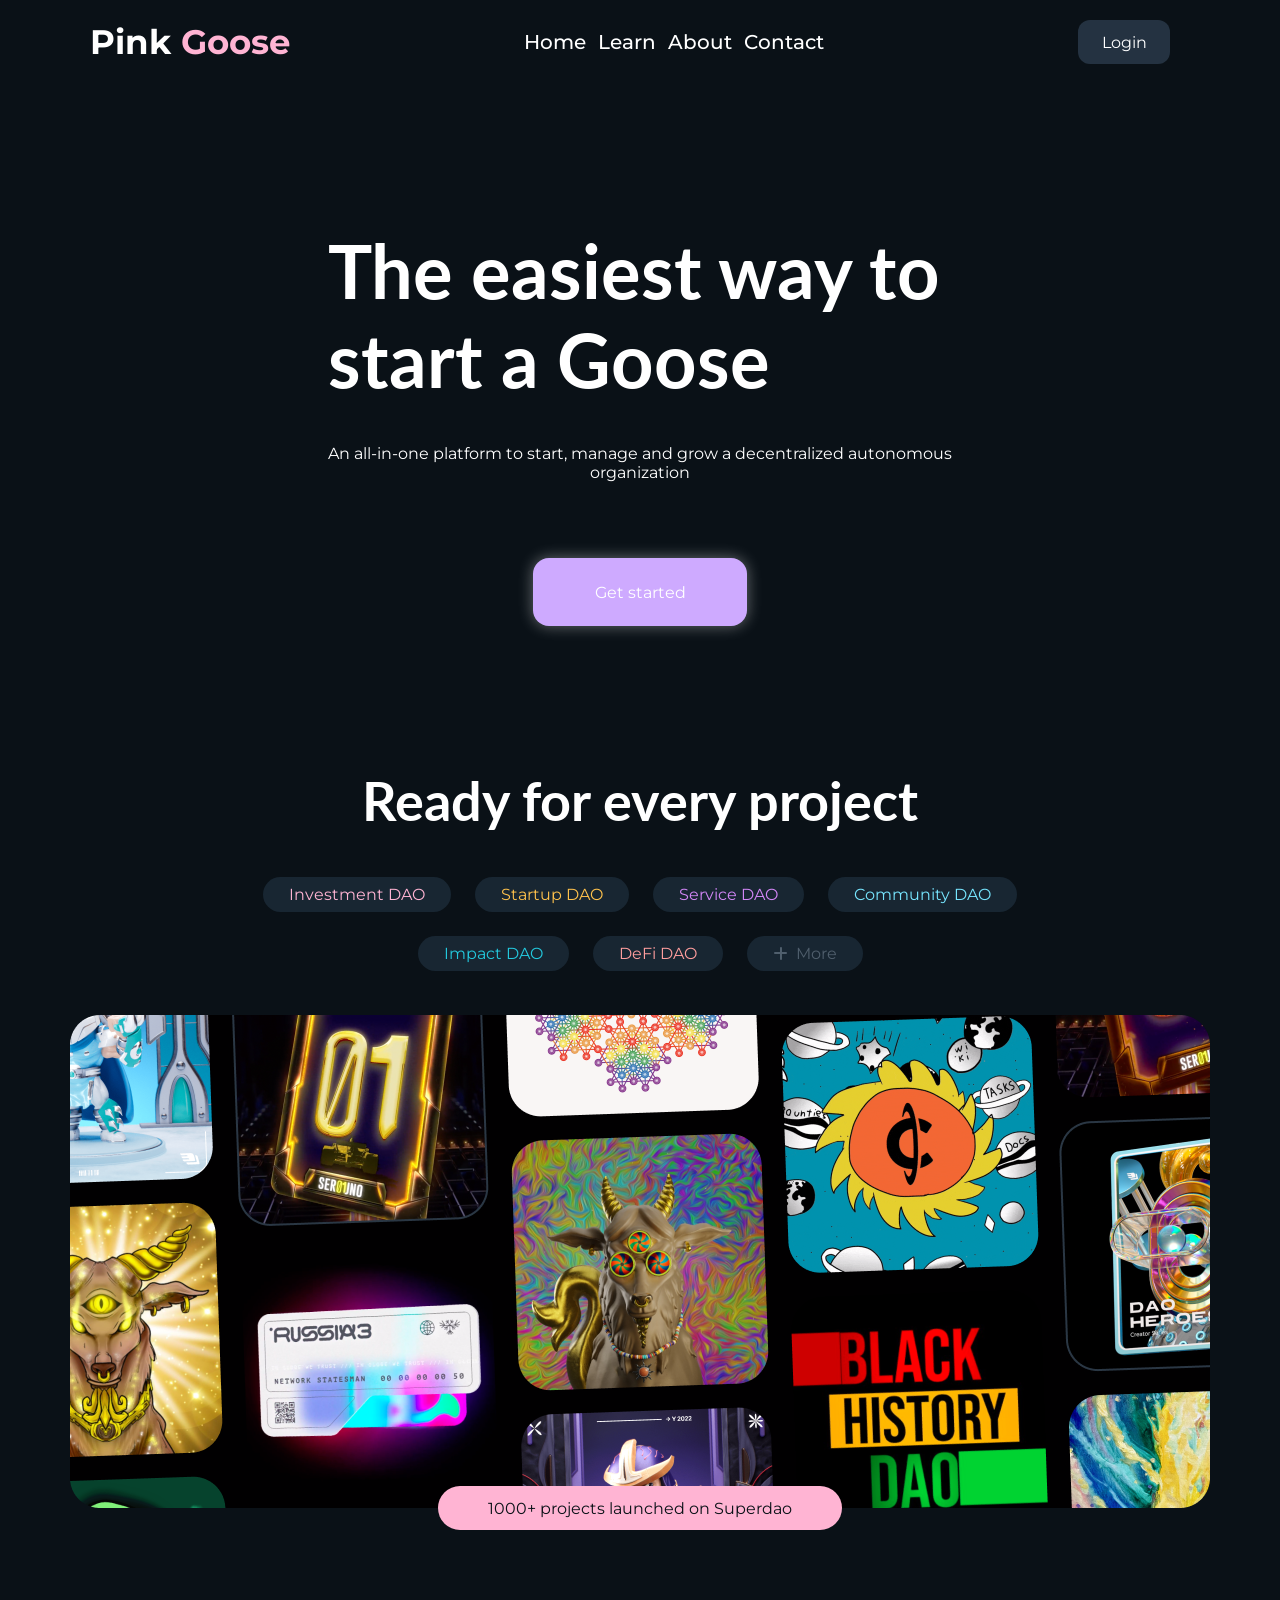
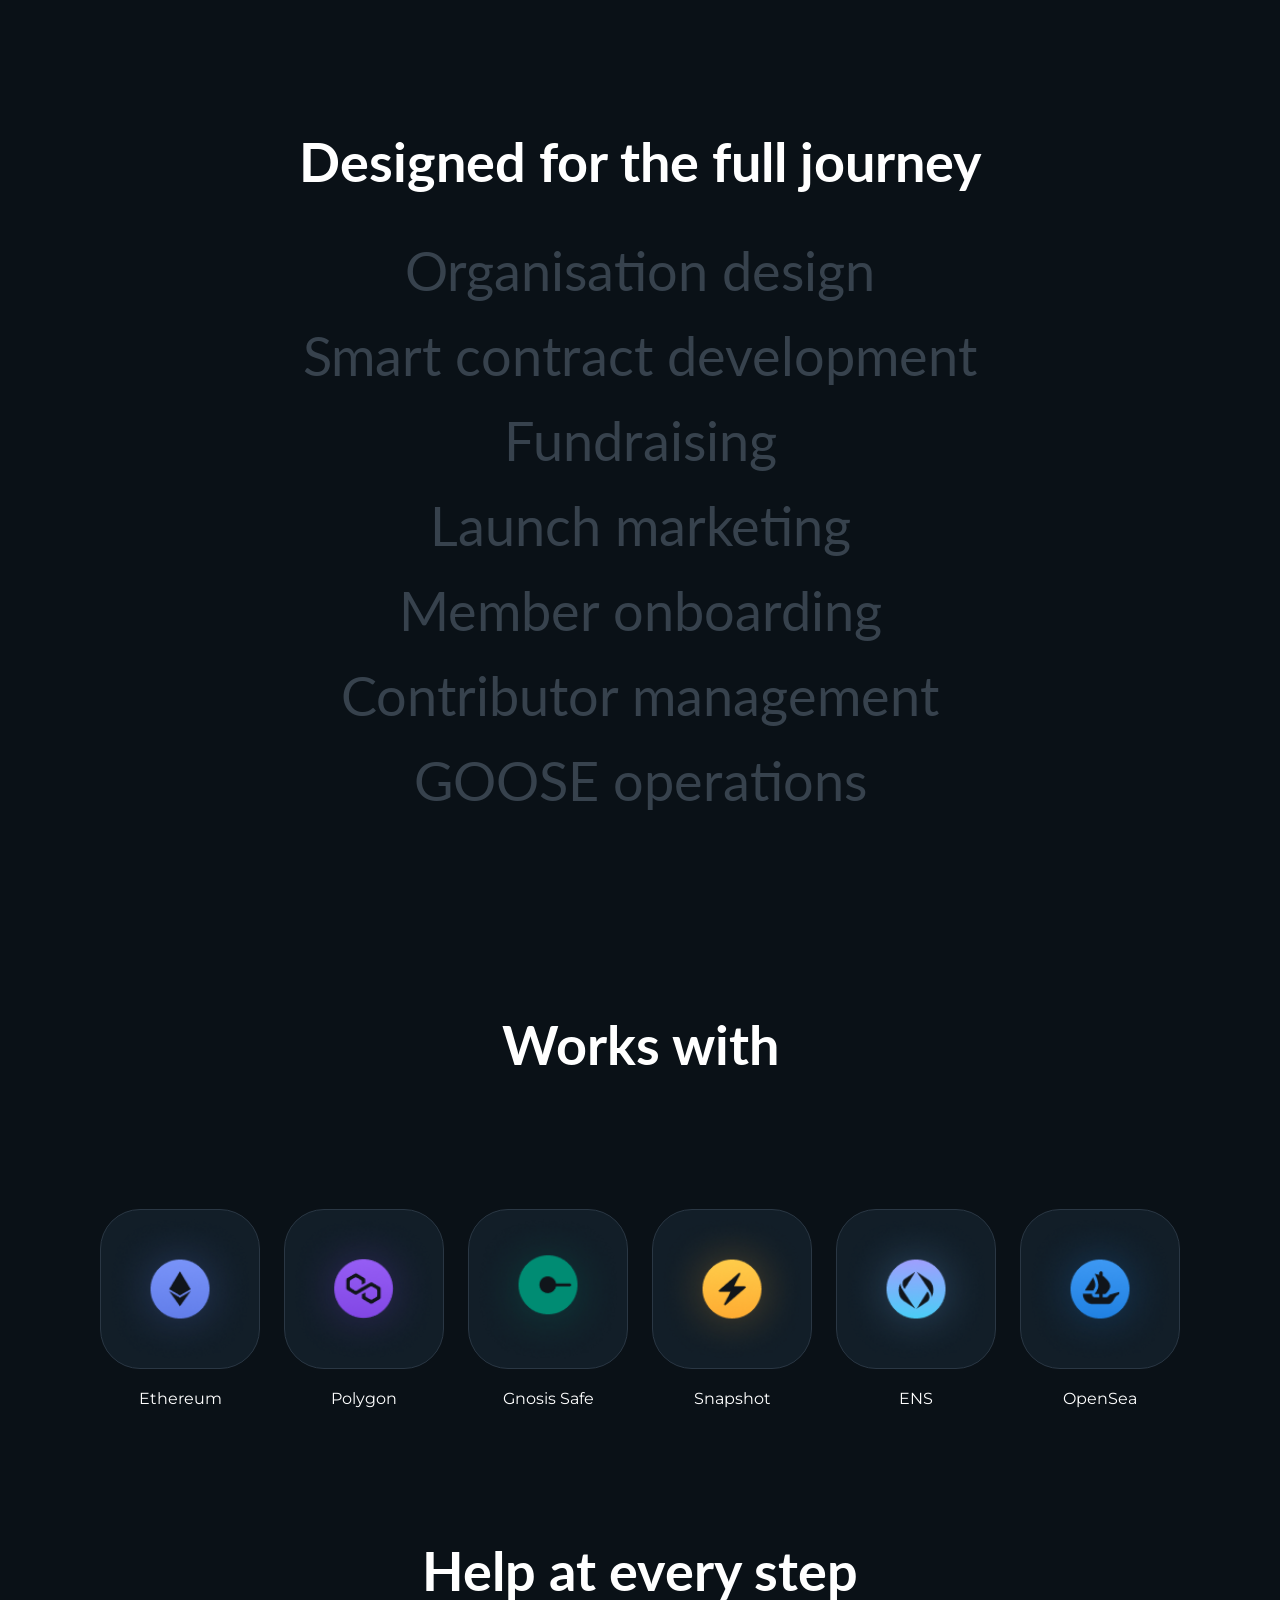
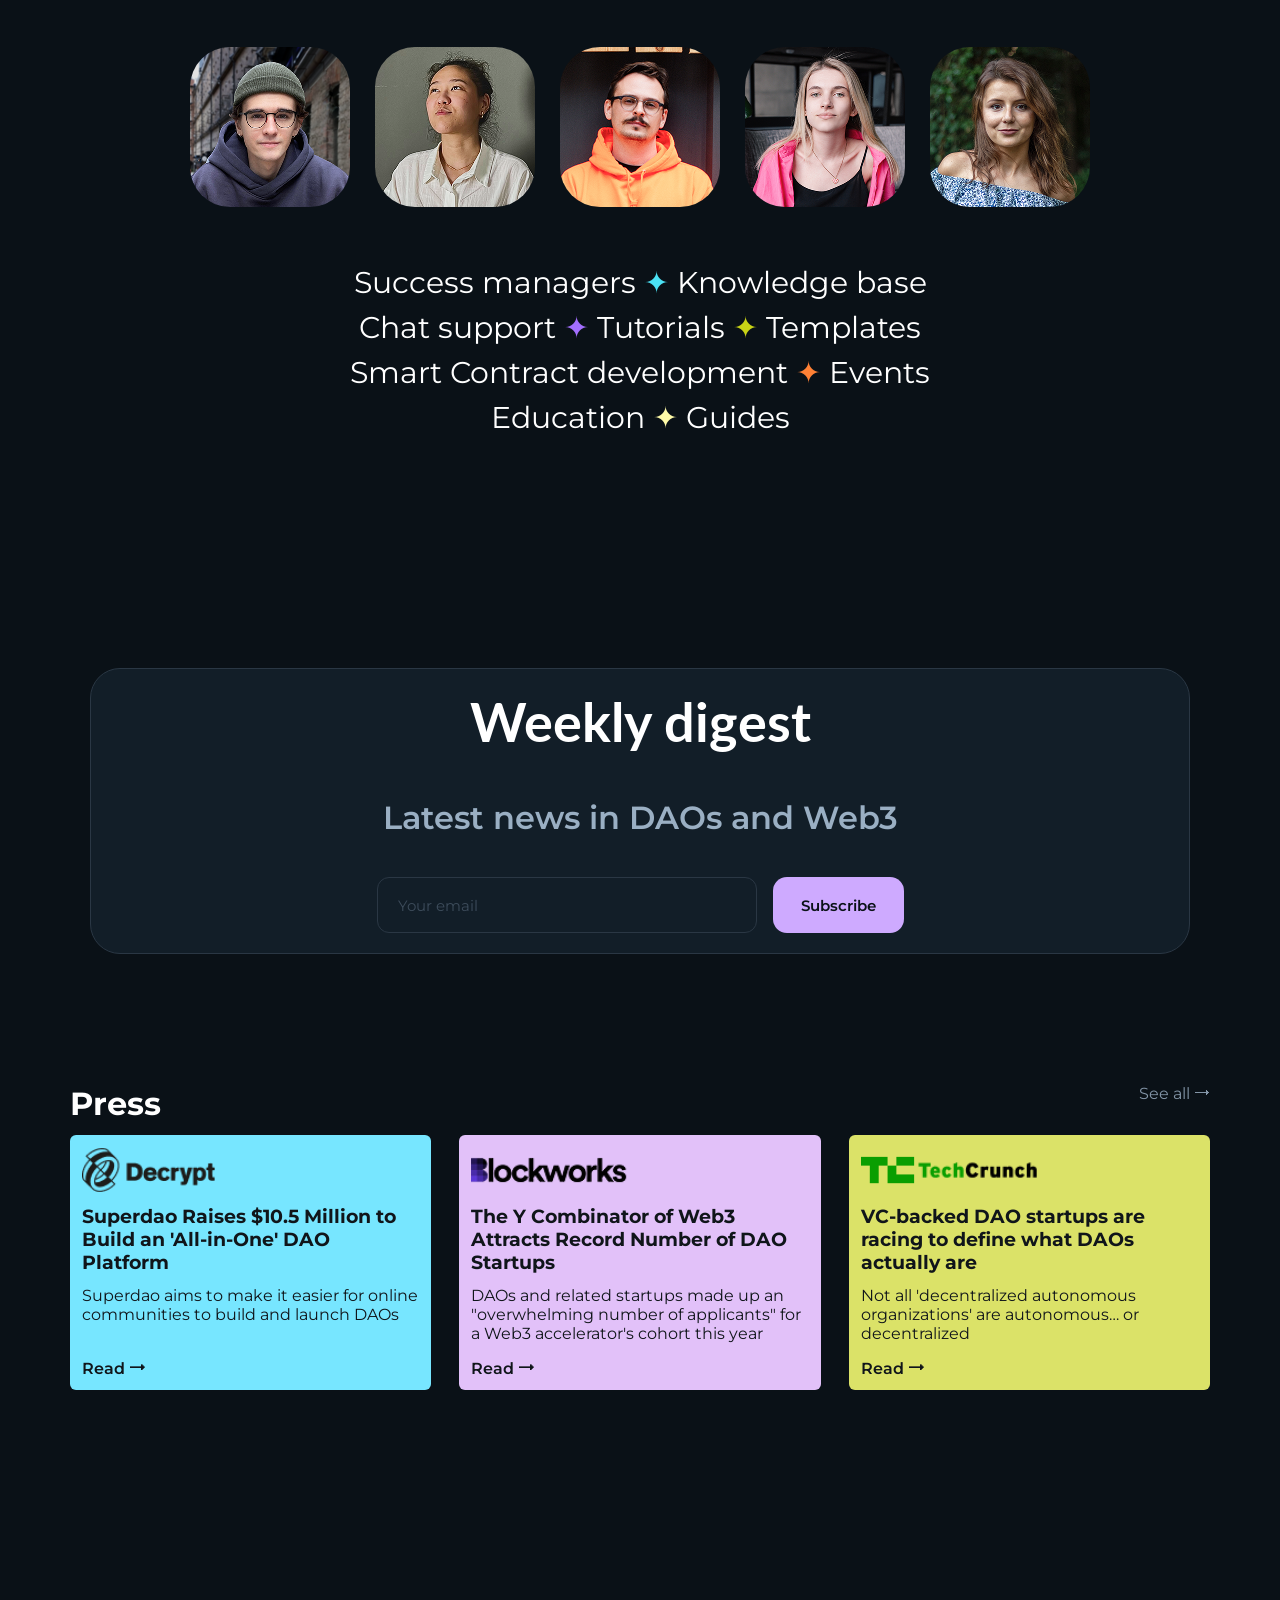
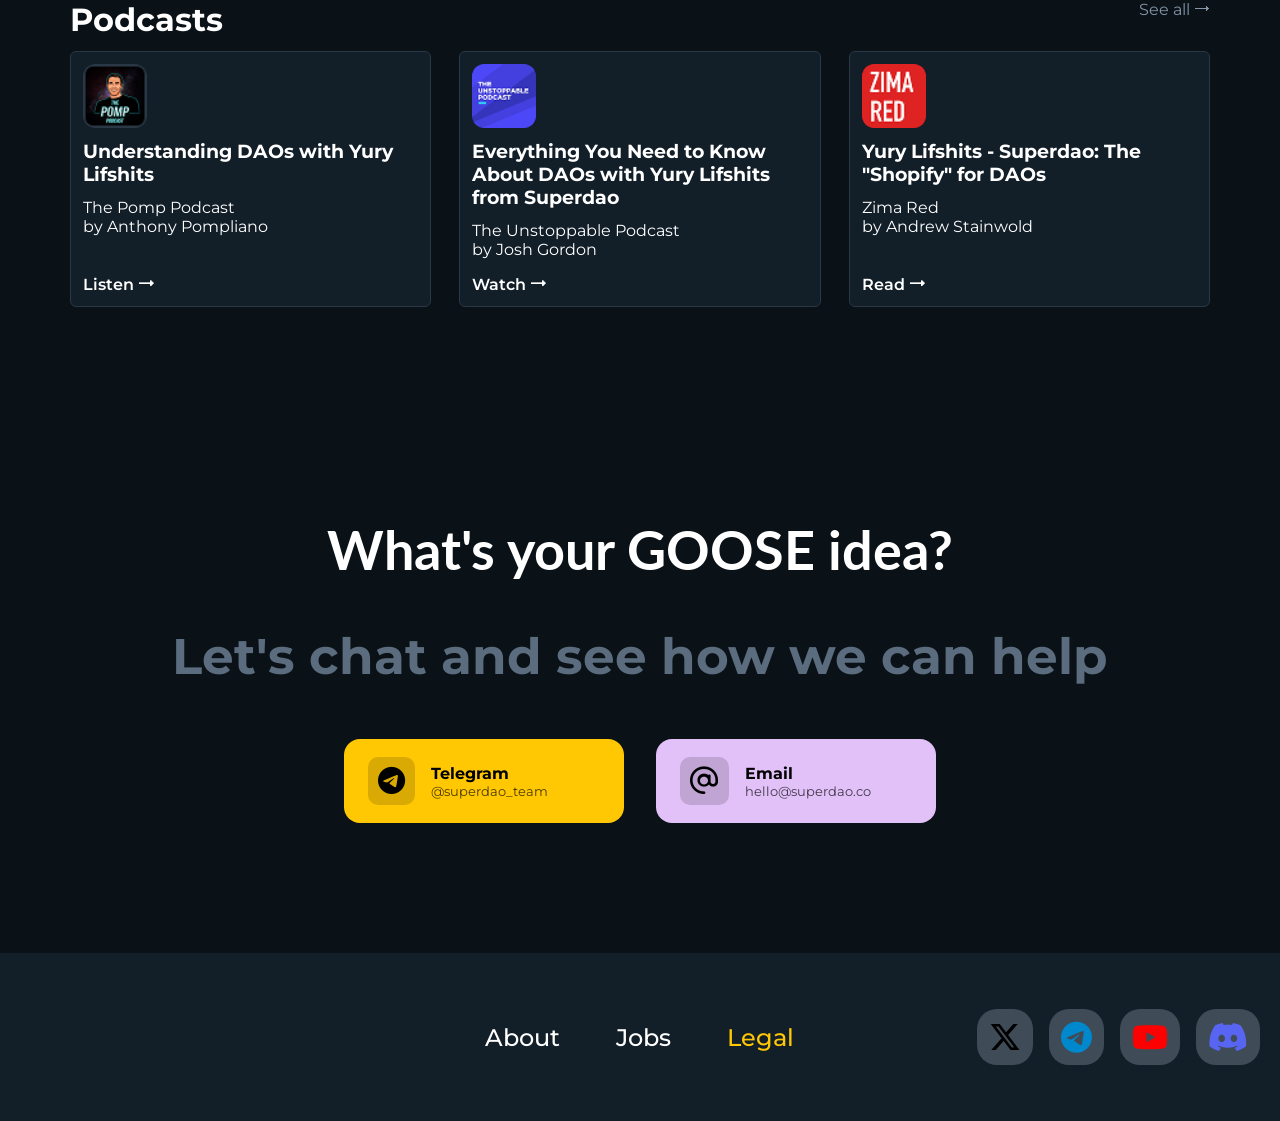
<file: index.html>
<!DOCTYPE html>
<html lang="en">

<head>
    <meta charset="UTF-8">
    <title>Pink Goose</title>
    <link rel="stylesheet" href="css/style.css">
    <link rel="preconnect" href="https://fonts.googleapis.com">
    <link rel="preconnect" href="https://fonts.gstatic.com" crossorigin>
    <link
        href="https://fonts.googleapis.com/css2?family=Lato:ital,wght@0,100;0,300;0,400;0,700;0,900;1,100;1,300;1,400;1,700;1,900&family=Montserrat:ital,wght@0,100..900;1,100..900&display=swap"
        rel="stylesheet">
    <link rel="stylesheet" href="https://cdnjs.cloudflare.com/ajax/libs/font-awesome/6.7.2/css/all.min.css">
</head>

<body>

    <!-- Header -->
    <header class="container">
        <span class="logo">Pink <span class="goose">Goose</span></span>
        <nav>
            <a class="nav-link" href="index.html" title="To the homepage">Home</a>
            <a class="nav-link" href="learn.html" title="Learn more">Learn</a>
            <a class="nav-link" href="about.html" title="About us">About</a>
            <a class="nav-link" href="contact.html" title="Contact us">Contact</a>
        </nav>
        <a class="login-btn">Login</a>
    </header>

    <main>

        <!-- Hero -->
        <section class="container container-small">
            <h1 class="hero-title">The easiest way to start a Goose</h1>
            <p class="hero-subtitle">An all-in-one platform to start, manage and grow a decentralized autonomous
                organization</p>
            <a href="" class="start-btn">Get started</a>
        </section>

        <!-- Pills & image -->
        <section class="container container-big">
            <h2 class="section-title">Ready for every project</h2>
            <ul class="pills">
                <li class="pill pill--pink">Investment DAO</li>
                <li class="pill pill--yellow">Startup DAO</li>
                <li class="pill pill--purple">Service DAO</li>
                <li class="pill pill--blue">Community DAO</li>
            </ul>
            <ul class="pills pills--narrow">
                <li class="pill pill--teal">Impact DAO</li>
                <li class="pill pill--red">DeFi DAO</li>
                <li class="pill pill--gray"><i class="fa-solid fa-plus"></i>&ensp;More</li>
            </ul>

            <img src="images/picture.png" alt="Pink Goose platform banner">

            <div class="frame">1000+ projects launched on Superdao</div>
        </section>

        <!-- Journey -->
        <section class="container container-big">
            <h2 class="section-title">Designed for the full journey</h2>
            <ul class="journey-list">
                <li>Organisation design</li>
                <li>Smart contract development</li>
                <li>Fundraising</li>
                <li>Launch marketing</li>
                <li>Member onboarding</li>
                <li>Contributor management</li>
                <li>GOOSE operations</li>
            </ul>
        </section>

        <!-- Partners -->
        <section class="container-wide">
            <h2 class="section-title">Works with</h2>
            <div class="partner-blocks">
                <div class="partner-block">
                    <div class="partner">
                        <img src="images/partners/Icon_ethereum.png" alt="Ethereum logo">
                    </div>
                    <span>Ethereum</span>
                </div>
                <div class="partner-block">
                    <div class="partner">
                        <img src="images/partners/Icon_polygon.png" alt="Polygon logo">
                    </div>
                    <span>Polygon</span>
                </div>
                <div class="partner-block">
                    <div class="partner">
                        <img src="images/partners/Frame-5608.png" alt="Gnosis Safe logo">
                    </div>
                    <span>Gnosis Safe</span>
                </div>
                <div class="partner-block">
                    <div class="partner">
                        <img src="images/partners/Frame-2091.png" alt="Snapshot logo">
                    </div>
                    <span>Snapshot</span>
                </div>
                <div class="partner-block">
                    <div class="partner">
                        <img src="images/partners/Avatar.png" alt="ENS logo">
                    </div>
                    <span>ENS</span>
                </div>
                <div class="partner-block">
                    <div class="partner">
                        <img src="images/partners/icon_opensea.png" alt="OpenSea logo">
                    </div>
                    <span>OpenSea</span>
                </div>
            </div>
        </section>

        <!-- Helpers -->
        <section class="container-wide">
            <h2 class="section-title">Help at every step</h2>
            <div class="helpers">
                <img class="help" src="images/help/image-124.png" alt="Man in green hat">
                <img class="help" src="images/help/image-121.png" alt="Woman in white blouse">
                <img class="help" src="images/help/Sergey-Zanozin-2-2.png" alt="Man in orange sweater">
                <img class="help" src="images/help/IMG_4390-Edit-2.png" alt="Woman in pink vest">
                <img class="help" src="images/help/image-125.png" alt="Woman in blue top">
            </div>

            <ul class="skills-list">
                <li>Success managers <span class="star--blue">✦</span> Knowledge base</li>
                <li>Chat support <span class="star--purple">✦</span> Tutorials <span class="star--lime">✦</span>
                    Templates</li>
                <li>Smart Contract development <span class="star--orange">✦</span> Events</li>
                <li>Education <span class="star--yellow">✦</span> Guides</li>
            </ul>
        </section>

        <!-- Weekly digest -->
        <section class="container-wide">
            <div class="news-container">
                <h2 class="section-title">Weekly digest</h2>
                <p class="news">Latest news in DAOs and Web3</p>
                <form class="newsletter-form" action="#">
                    <input class="email-input" type="email" name="email" placeholder="Your email" required>
                    <button type="submit" class="subscribe">Subscribe</button>
                </form>
            </div>
        </section>

        <!-- Press -->
        <section class="press-section">
            <div class="section-header">
                <h2>Press</h2>
                <a href="#">See all ⭢</a>
            </div>
            <div class="press-container">
                <article class="press-card press-card--cyan">
                    <img src="images/press/Frame-5589.png" alt="Decrypt logo">
                    <h3>Superdao Raises $10.5 Million to Build an 'All-in-One' DAO Platform</h3>
                    <p>Superdao aims to make it easier for online communities to build and launch DAOs</p>
                    <a class="card-link" href="#">Read ⭢</a>
                </article>
                <article class="press-card press-card--purple">
                    <img src="images/press/Frame-5589-1.png" alt="Blockworks logo">
                    <h3>The Y Combinator of Web3 Attracts Record Number of DAO Startups</h3>
                    <p>DAOs and related startups made up an "overwhelming number of applicants" for a Web3 accelerator's
                        cohort this year</p>
                    <a class="card-link" href="#">Read ⭢</a>
                </article>
                <article class="press-card press-card--lime">
                    <img src="images/press/Frame-5589-2.png" alt="TechCrunch logo">
                    <h3>VC-backed DAO startups are racing to define what DAOs actually are</h3>
                    <p>Not all 'decentralized autonomous organizations' are autonomous… or decentralized</p>
                    <a class="card-link" href="#">Read ⭢</a>
                </article>
            </div>
        </section>

        <!-- Podcasts -->
        <section class="press-section">
            <div class="section-header">
                <h2>Podcasts</h2>
                <a href="#">See all ⭢</a>
            </div>
            <div class="press-container">
                <article class="press-card press-card--dark">
                    <img src="images/podcasts/Rectangle-39403.png" alt="The Pomp Podcast logo">
                    <h3>Understanding DAOs with Yury Lifshits</h3>
                    <p>The Pomp Podcast<br>by Anthony Pompliano</p>
                    <a class="card-link" href="#">Listen ⭢</a>
                </article>
                <article class="press-card press-card--dark">
                    <img src="images/podcasts/Rectangle-39403-1.png" alt="The Unstoppable Podcast logo">
                    <h3>Everything You Need to Know About DAOs with Yury Lifshits from Superdao</h3>
                    <p>The Unstoppable Podcast<br>by Josh Gordon</p>
                    <a class="card-link" href="#">Watch ⭢</a>
                </article>
                <article class="press-card press-card--dark">
                    <img src="images/podcasts/Rectangle-39403-2.png" alt="Zima Red logo">
                    <h3>Yury Lifshits - Superdao: The "Shopify" for DAOs</h3>
                    <p>Zima Red<br>by Andrew Stainwold</p>
                    <a class="card-link" href="#">Read ⭢</a>
                </article>
            </div>
        </section>

        <!-- Contact -->
        <section class="container-wide">
            <h2 class="section-title">What's your GOOSE idea?</h2>
            <h3>Let's chat and see how we can help</h3>
            <div class="contact-buttons">
                <a class="telegram" href="https://web.telegram.org/a/" target="_blank">
                    <i class="fa-brands fa-telegram"></i>
                    <div class="btn-text">
                        <span>Telegram</span>
                        <p>@superdao_team</p>
                    </div>
                </a>
                <a class="email-btn" href="mailto:hello@superdao.co">
                    <i class="fa-regular fa-at"></i>
                    <div class="btn-text">
                        <span>Email</span>
                        <p>hello@superdao.co</p>
                    </div>
                </a>
            </div>
        </section>

    </main>

    <!-- Footer -->
    <footer class="footer">
        <div class="footer-spacer"></div>
        <nav class="footer-nav">
            <a class="footer-link" href="#about">About</a>
            <a class="footer-link" href="#jobs">Jobs</a>
            <a class="legal-footer" href="#legal">Legal</a>
        </nav>
        <div class="socials">
            <a href="https://x.com/home" title="X" target="_blank">
                <i class="fa-brands fa-x-twitter fa-beat social-icon--x"></i>
            </a>
            <a href="https://web.telegram.org/a/" title="Telegram" target="_blank">
                <i class="fa-brands fa-telegram fa-beat social-icon--telegram"></i>
            </a>
            <a href="https://www.youtube.com/watch?v=Aq5WXmQQooo" title="Youtube" target="_blank">
                <i class="fa-brands fa-youtube fa-beat social-icon--youtube"></i>
            </a>
            <a href="https://discord.com/" title="Discord" target="_blank">
                <i class="fa-brands fa-discord fa-beat social-icon--discord"></i>
            </a>
        </div>
    </footer>

</body>

</html>
</file>
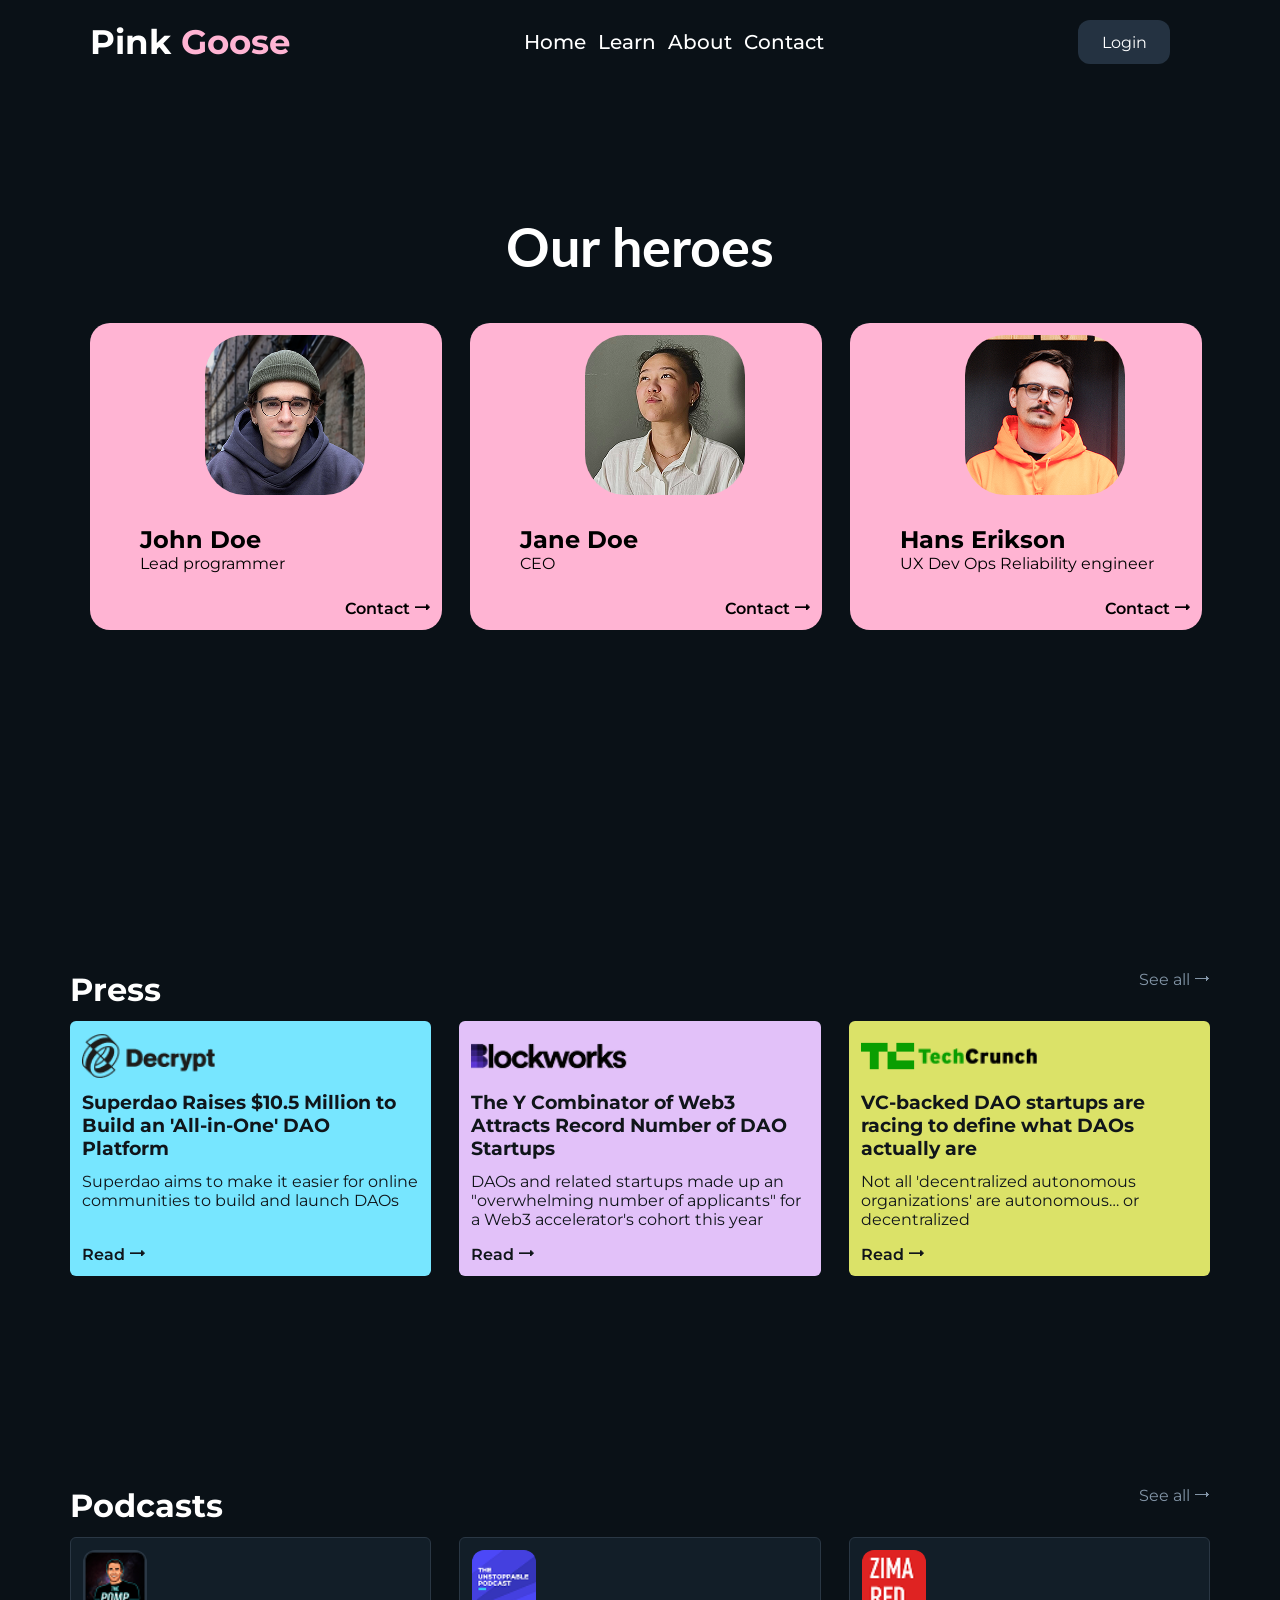
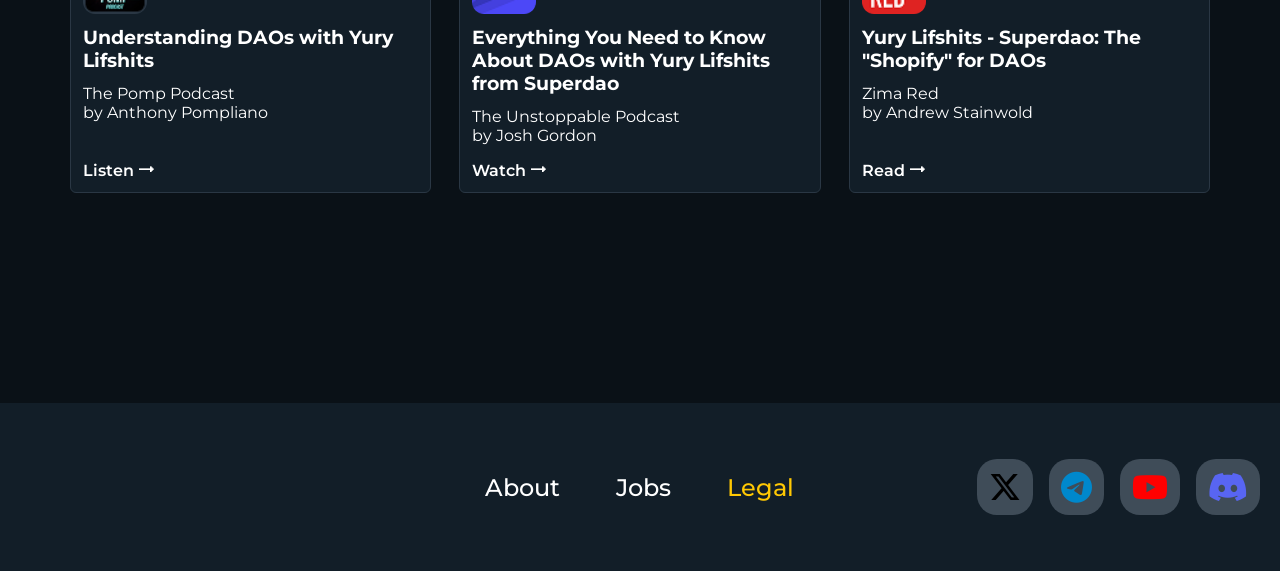
<file: about.html>
<!DOCTYPE html>
<html lang="en">

<head>
    <meta charset="UTF-8">
    <title>About – Pink Goose</title>
    <link rel="stylesheet" href="css/style.css">
    <link rel="preconnect" href="https://fonts.googleapis.com">
    <link rel="preconnect" href="https://fonts.gstatic.com" crossorigin>
    <link
        href="https://fonts.googleapis.com/css2?family=Lato:ital,wght@0,100;0,300;0,400;0,700;0,900;1,100;1,300;1,400;1,700;1,900&family=Montserrat:ital,wght@0,100..900;1,100..900&display=swap"
        rel="stylesheet">
    <link rel="stylesheet" href="https://cdnjs.cloudflare.com/ajax/libs/font-awesome/6.7.2/css/all.min.css">
</head>

<body>

    <!-- Header -->
    <header class="container">
        <span class="logo">Pink <span class="goose">Goose</span></span>
        <nav>
            <a class="nav-link" href="index.html" title="To the homepage">Home</a>
            <a class="nav-link" href="learn.html" title="Learn more">Learn</a>
            <a class="nav-link" href="about.html" title="About us">About</a>
            <a class="nav-link" href="contact.html" title="Contact us">Contact</a>
        </nav>
        <a class="login-btn">Login</a>
    </header>

    <main>

        <!-- Team -->
        <section class="container-wide">
            <h1 class="section-title section-title--centered">Our heroes</h1>
            <div class="press-container">
                <article class="team-card">
                    <img src="images/help/image-124.png" alt="Man in green hat">
                    <h2>John Doe</h2>
                    <p>Lead programmer</p>
                    <a class="card-link" href="#">Contact ⭢</a>
                </article>
                <article class="team-card">
                    <img src="images/help/image-121.png" alt="Woman in white blouse">
                    <h2>Jane Doe</h2>
                    <p>CEO</p>
                    <a class="card-link" href="#">Contact ⭢</a>
                </article>
                <article class="team-card">
                    <img src="images/help/Sergey-Zanozin-2-2.png" alt="Man in orange sweater">
                    <h2>Hans Erikson</h2>
                    <p>UX Dev Ops Reliability engineer</p>
                    <a class="card-link" href="#">Contact ⭢</a>
                </article>
            </div>
        </section>

        <!-- Press -->
        <section class="press-section">
            <div class="section-header">
                <h2>Press</h2>
                <a href="#">See all ⭢</a>
            </div>
            <div class="press-container">
                <article class="press-card press-card--cyan">
                    <img src="images/press/Frame-5589.png" alt="Decrypt logo">
                    <h3>Superdao Raises $10.5 Million to Build an 'All-in-One' DAO Platform</h3>
                    <p>Superdao aims to make it easier for online communities to build and launch DAOs</p>
                    <a class="card-link" href="#">Read ⭢</a>
                </article>
                <article class="press-card press-card--purple">
                    <img src="images/press/Frame-5589-1.png" alt="Blockworks logo">
                    <h3>The Y Combinator of Web3 Attracts Record Number of DAO Startups</h3>
                    <p>DAOs and related startups made up an "overwhelming number of applicants" for a Web3 accelerator's
                        cohort this year</p>
                    <a class="card-link" href="#">Read ⭢</a>
                </article>
                <article class="press-card press-card--lime">
                    <img src="images/press/Frame-5589-2.png" alt="TechCrunch logo">
                    <h3>VC-backed DAO startups are racing to define what DAOs actually are</h3>
                    <p>Not all 'decentralized autonomous organizations' are autonomous… or decentralized</p>
                    <a class="card-link" href="#">Read ⭢</a>
                </article>
            </div>
        </section>

        <!-- Podcasts -->
        <section class="press-section">
            <div class="section-header">
                <h2>Podcasts</h2>
                <a href="#">See all ⭢</a>
            </div>
            <div class="press-container">
                <article class="press-card press-card--dark">
                    <img src="images/podcasts/Rectangle-39403.png" alt="The Pomp Podcast logo">
                    <h3>Understanding DAOs with Yury Lifshits</h3>
                    <p>The Pomp Podcast<br>by Anthony Pompliano</p>
                    <a class="card-link" href="#">Listen ⭢</a>
                </article>
                <article class="press-card press-card--dark">
                    <img src="images/podcasts/Rectangle-39403-1.png" alt="The Unstoppable Podcast logo">
                    <h3>Everything You Need to Know About DAOs with Yury Lifshits from Superdao</h3>
                    <p>The Unstoppable Podcast<br>by Josh Gordon</p>
                    <a class="card-link" href="#">Watch ⭢</a>
                </article>
                <article class="press-card press-card--dark">
                    <img src="images/podcasts/Rectangle-39403-2.png" alt="Zima Red logo">
                    <h3>Yury Lifshits - Superdao: The "Shopify" for DAOs</h3>
                    <p>Zima Red<br>by Andrew Stainwold</p>
                    <a class="card-link" href="#">Read ⭢</a>
                </article>
            </div>
        </section>

    </main>

    <!-- Footer -->
    <footer class="footer">
        <div class="footer-spacer"></div>
        <nav class="footer-nav">
            <a class="footer-link" href="#about">About</a>
            <a class="footer-link" href="#jobs">Jobs</a>
            <a class="legal-footer" href="#legal">Legal</a>
        </nav>
        <div class="socials">
            <a href="https://x.com/home" title="X" target="_blank">
                <i class="fa-brands fa-x-twitter fa-beat social-icon--x"></i>
            </a>
            <a href="https://web.telegram.org/a/" title="Telegram" target="_blank">
                <i class="fa-brands fa-telegram fa-beat social-icon--telegram"></i>
            </a>
            <a href="https://www.youtube.com/watch?v=Aq5WXmQQooo" title="Youtube" target="_blank">
                <i class="fa-brands fa-youtube fa-beat social-icon--youtube"></i>
            </a>
            <a href="https://discord.com/" title="Discord" target="_blank">
                <i class="fa-brands fa-discord fa-beat social-icon--discord"></i>
            </a>
        </div>
    </footer>

</body>

</html>
</file>
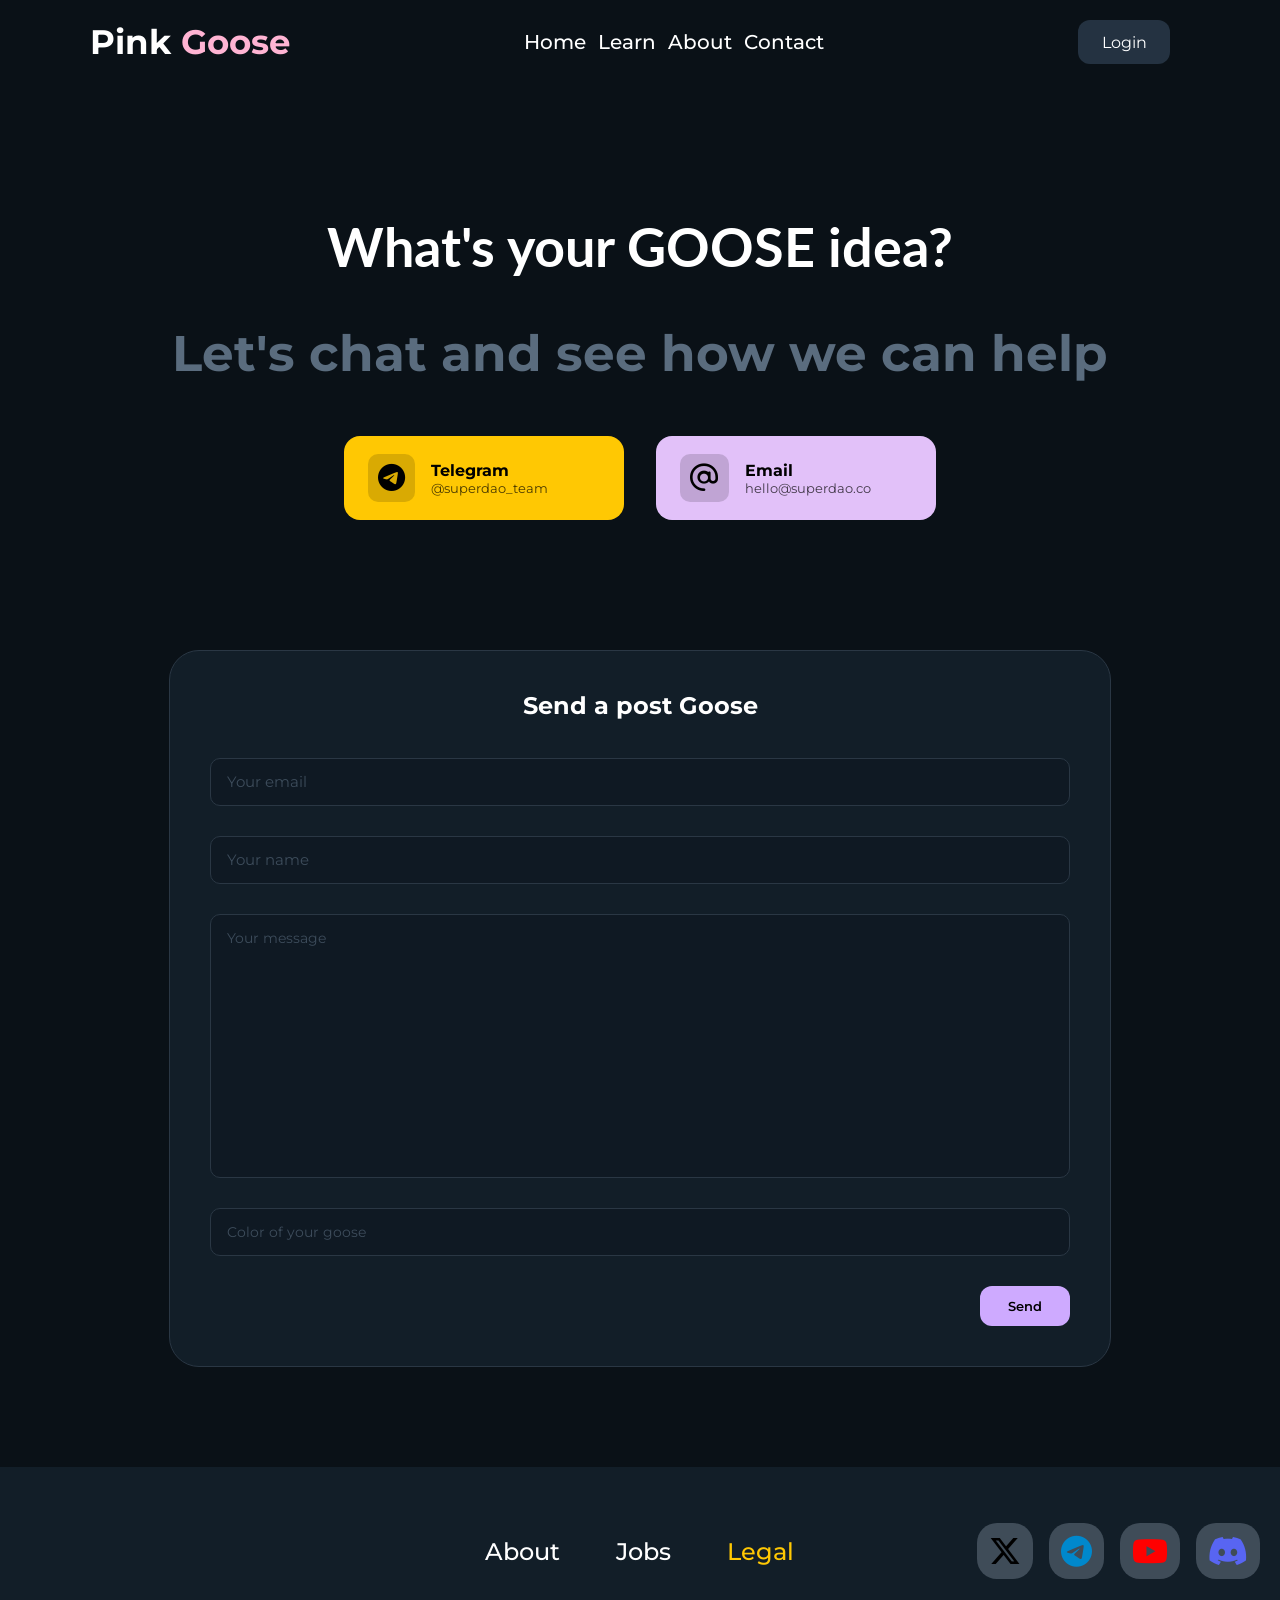
<file: contact.html>
<!DOCTYPE html>
<html lang="en">

<head>
    <meta charset="UTF-8">
    <title>Contact – Pink Goose</title>
    <link rel="stylesheet" href="css/style.css">
    <link rel="preconnect" href="https://fonts.googleapis.com">
    <link rel="preconnect" href="https://fonts.gstatic.com" crossorigin>
    <link
        href="https://fonts.googleapis.com/css2?family=Lato:ital,wght@0,100;0,300;0,400;0,700;0,900;1,100;1,300;1,400;1,700;1,900&family=Montserrat:ital,wght@0,100..900;1,100..900&display=swap"
        rel="stylesheet">
    <link rel="stylesheet" href="https://cdnjs.cloudflare.com/ajax/libs/font-awesome/6.7.2/css/all.min.css">
</head>

<body>

    <!-- Header -->
    <header class="container">
        <span class="logo">Pink <span class="goose">Goose</span></span>
        <nav>
            <a class="nav-link" href="index.html" title="To the homepage">Home</a>
            <a class="nav-link" href="learn.html" title="Learn more">Learn</a>
            <a class="nav-link" href="about.html" title="About us">About</a>
            <a class="nav-link" href="contact.html" title="Contact us">Contact</a>
        </nav>
        <a class="login-btn">Login</a>
    </header>

    <main>

        <!-- Contact CTA -->
        <section class="container-wide">
            <h1 class="section-title">What's your GOOSE idea?</h1>
            <h3>Let's chat and see how we can help</h3>
            <div class="contact-buttons">
                <a class="telegram" href="https://web.telegram.org/a/" target="_blank">
                    <i class="fa-brands fa-telegram"></i>
                    <div class="btn-text">
                        <span>Telegram</span>
                        <p>@superdao_team</p>
                    </div>
                </a>
                <a class="email-btn" href="mailto:hello@superdao.co">
                    <i class="fa-regular fa-at"></i>
                    <div class="btn-text">
                        <span>Email</span>
                        <p>hello@superdao.co</p>
                    </div>
                </a>
            </div>
        </section>

        <!-- Contact form -->
        <div class="form-placement">
            <form class="contact-form" action="#" method="post">
                <h2>Send a post Goose</h2>
                <input type="email" name="email" placeholder="Your email" required>
                <input type="text" name="name" placeholder="Your name">
                <textarea rows="13" name="message" placeholder="Your message"></textarea>
                <select name="goose-color">
                    <option value="" disabled selected>Color of your goose</option>
                    <option value="red">Red</option>
                    <option value="white">White</option>
                    <option value="blue">Blue</option>
                    <option value="black">Black</option>
                </select>
                <button type="submit">Send</button>
            </form>
        </div>

    </main>

    <!-- Footer -->
    <footer class="footer">
        <div class="footer-spacer"></div>
        <nav class="footer-nav">
            <a class="footer-link" href="#about">About</a>
            <a class="footer-link" href="#jobs">Jobs</a>
            <a class="legal-footer" href="#legal">Legal</a>
        </nav>
        <div class="socials">
            <a href="https://x.com/home" title="X" target="_blank">
                <i class="fa-brands fa-x-twitter fa-beat social-icon--x"></i>
            </a>
            <a href="https://web.telegram.org/a/" title="Telegram" target="_blank">
                <i class="fa-brands fa-telegram fa-beat social-icon--telegram"></i>
            </a>
            <a href="https://www.youtube.com/watch?v=Aq5WXmQQooo" title="Youtube" target="_blank">
                <i class="fa-brands fa-youtube fa-beat social-icon--youtube"></i>
            </a>
            <a href="https://discord.com/" title="Discord" target="_blank">
                <i class="fa-brands fa-discord fa-beat social-icon--discord"></i>
            </a>
        </div>
    </footer>

</body>

</html>
</file>
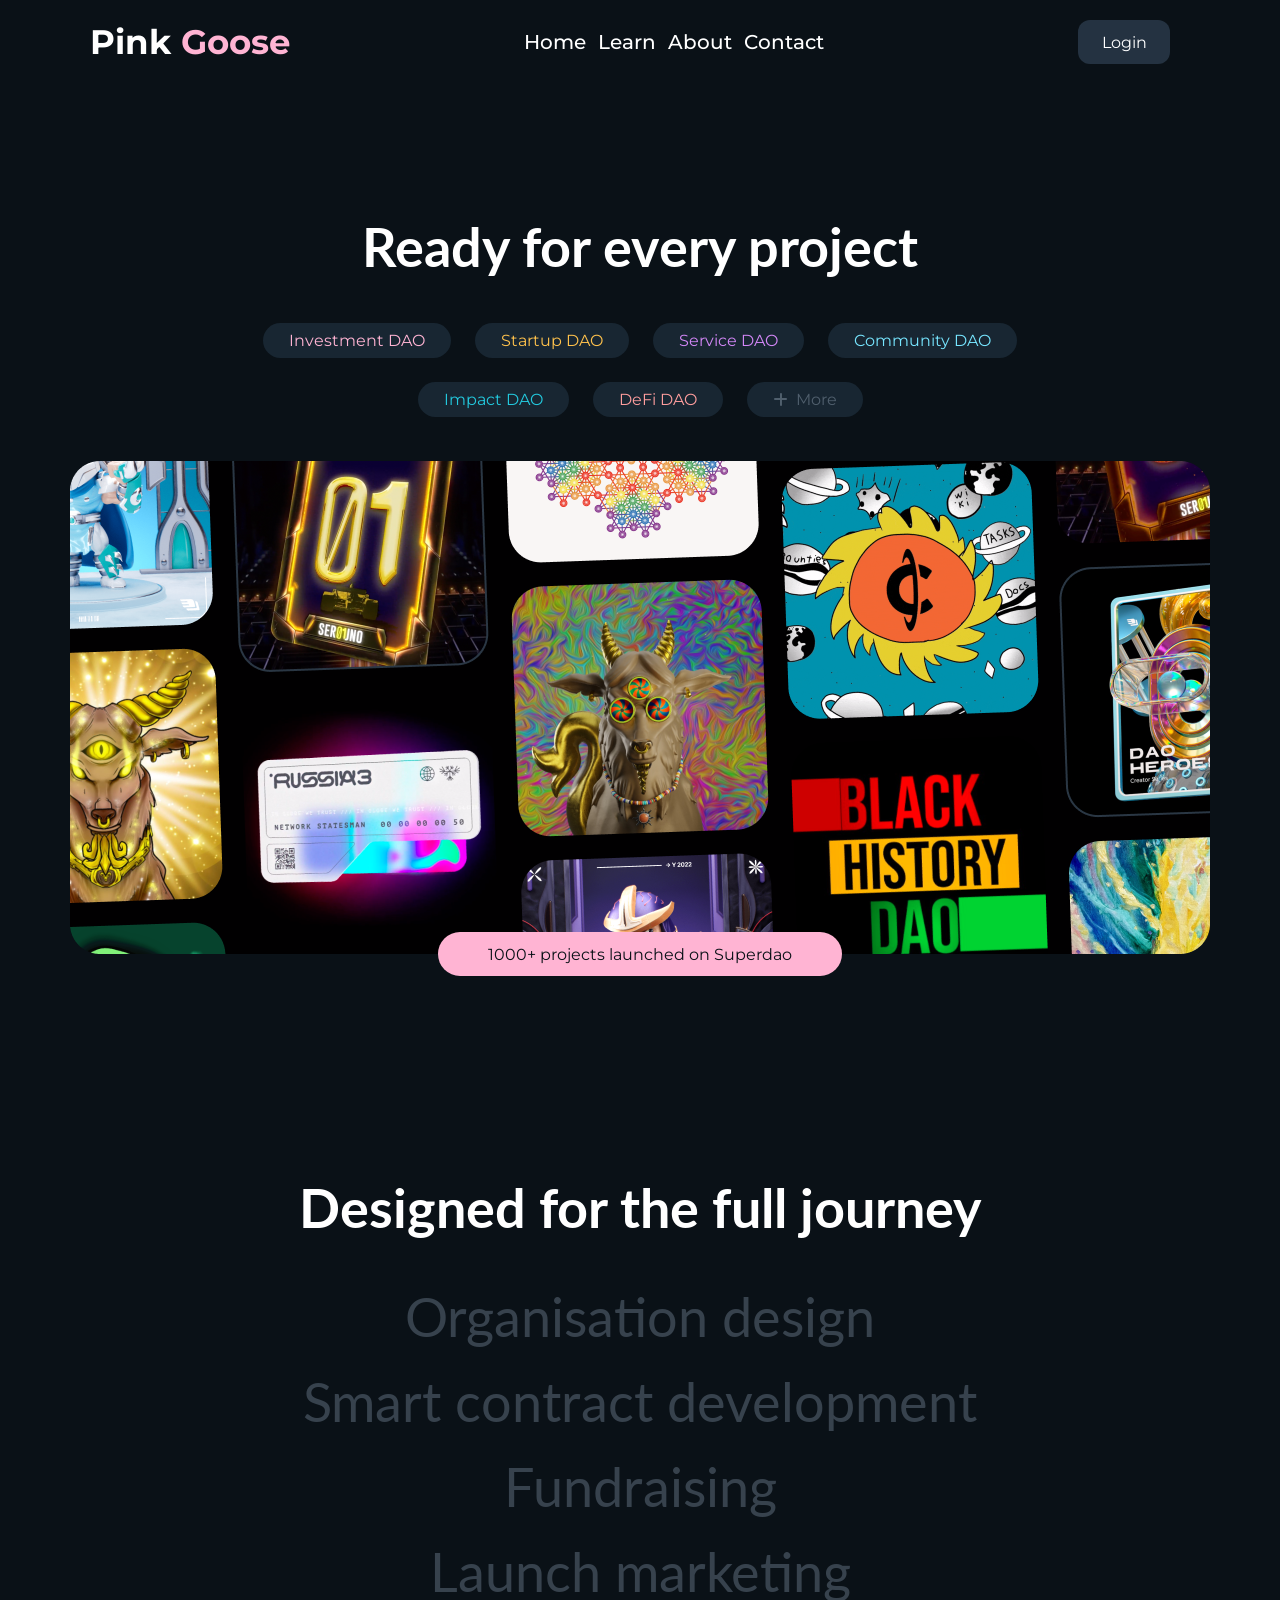
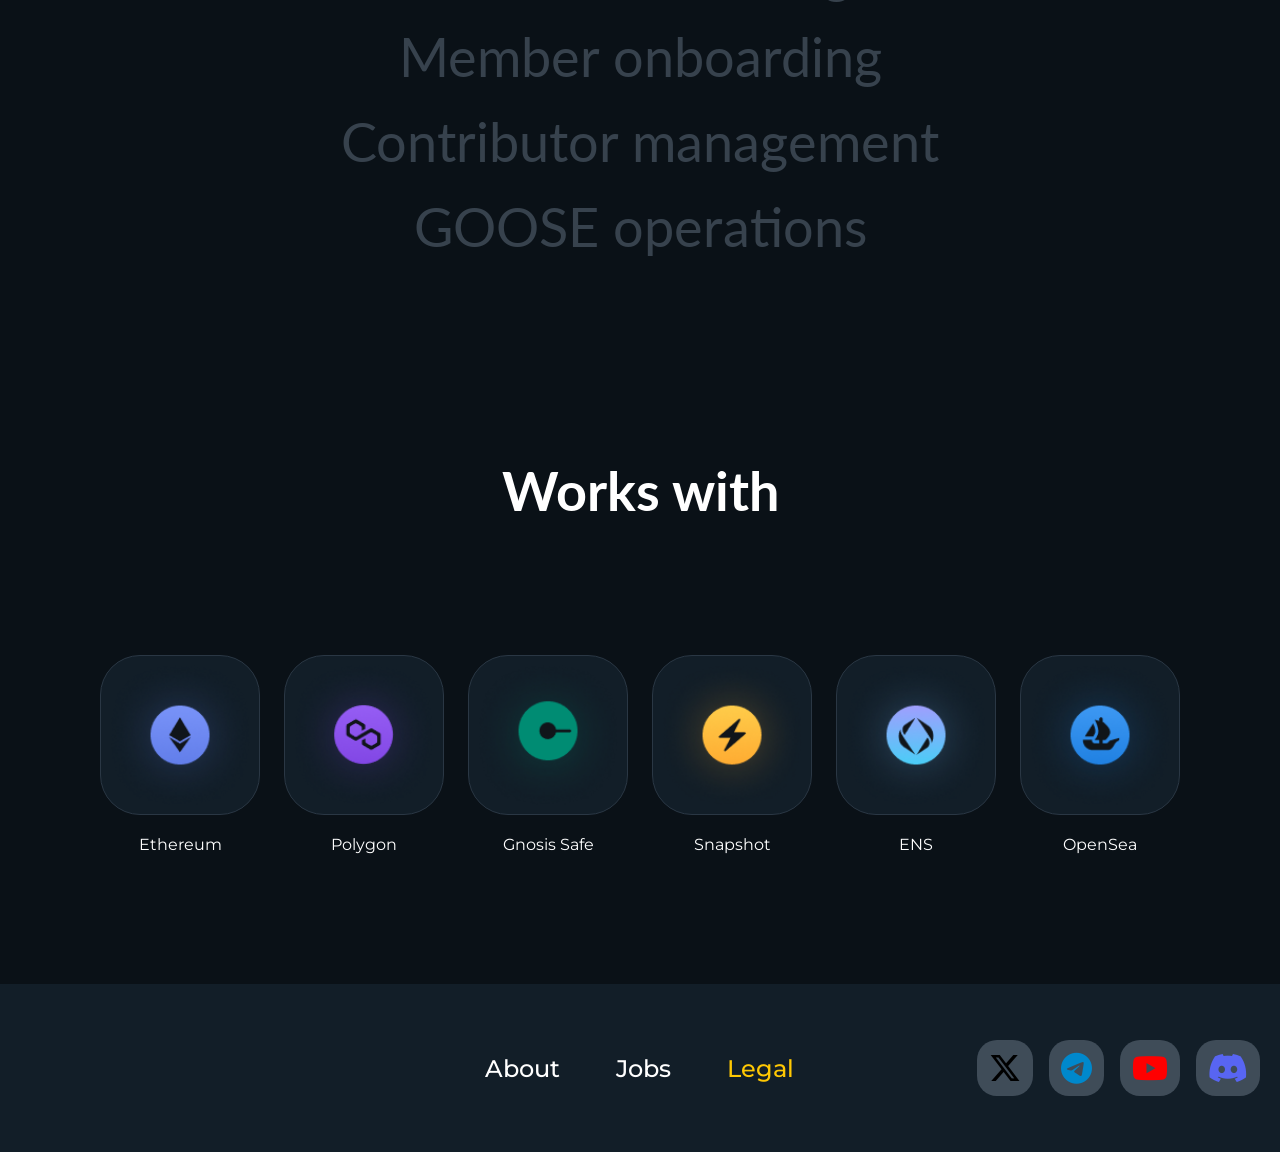
<file: learn.html>
<!DOCTYPE html>
<html lang="en">

<head>
    <meta charset="UTF-8">
    <title>Learn – Pink Goose</title>
    <link rel="stylesheet" href="css/style.css">
    <link rel="preconnect" href="https://fonts.googleapis.com">
    <link rel="preconnect" href="https://fonts.gstatic.com" crossorigin>
    <link
        href="https://fonts.googleapis.com/css2?family=Lato:ital,wght@0,100;0,300;0,400;0,700;0,900;1,100;1,300;1,400;1,700;1,900&family=Montserrat:ital,wght@0,100..900;1,100..900&display=swap"
        rel="stylesheet">
    <link rel="stylesheet" href="https://cdnjs.cloudflare.com/ajax/libs/font-awesome/6.7.2/css/all.min.css">
</head>

<body>

    <!-- Header -->
    <header class="container">
        <span class="logo">Pink <span class="goose">Goose</span></span>
        <nav>
            <a class="nav-link" href="index.html" title="To the homepage">Home</a>
            <a class="nav-link" href="learn.html" title="Learn more">Learn</a>
            <a class="nav-link" href="about.html" title="About us">About</a>
            <a class="nav-link" href="contact.html" title="Contact us">Contact</a>
        </nav>
        <a class="login-btn">Login</a>
    </header>

    <main>

        <!-- Pills & image -->
        <section class="container container-big">
            <h1 class="section-title">Ready for every project</h1>
            <ul class="pills">
                <li class="pill pill--pink">Investment DAO</li>
                <li class="pill pill--yellow">Startup DAO</li>
                <li class="pill pill--purple">Service DAO</li>
                <li class="pill pill--blue">Community DAO</li>
            </ul>
            <ul class="pills pills--narrow">
                <li class="pill pill--teal">Impact DAO</li>
                <li class="pill pill--red">DeFi DAO</li>
                <li class="pill pill--gray"><i class="fa-solid fa-plus"></i>&ensp;More</li>
            </ul>

            <img src="images/picture.png" alt="Pink Goose platform banner">

            <div class="frame">1000+ projects launched on Superdao</div>
        </section>

        <!-- Journey -->
        <section class="container container-big">
            <h2 class="section-title">Designed for the full journey</h2>
            <ul class="journey-list">
                <li>Organisation design</li>
                <li>Smart contract development</li>
                <li>Fundraising</li>
                <li>Launch marketing</li>
                <li>Member onboarding</li>
                <li>Contributor management</li>
                <li>GOOSE operations</li>
            </ul>
        </section>

        <!-- Partners -->
        <section class="container-wide">
            <h2 class="section-title">Works with</h2>
            <div class="partner-blocks">
                <div class="partner-block">
                    <div class="partner">
                        <img src="images/partners/Icon_ethereum.png" alt="Ethereum logo">
                    </div>
                    <span>Ethereum</span>
                </div>
                <div class="partner-block">
                    <div class="partner">
                        <img src="images/partners/Icon_polygon.png" alt="Polygon logo">
                    </div>
                    <span>Polygon</span>
                </div>
                <div class="partner-block">
                    <div class="partner">
                        <img src="images/partners/Frame-5608.png" alt="Gnosis Safe logo">
                    </div>
                    <span>Gnosis Safe</span>
                </div>
                <div class="partner-block">
                    <div class="partner">
                        <img src="images/partners/Frame-2091.png" alt="Snapshot logo">
                    </div>
                    <span>Snapshot</span>
                </div>
                <div class="partner-block">
                    <div class="partner">
                        <img src="images/partners/Avatar.png" alt="ENS logo">
                    </div>
                    <span>ENS</span>
                </div>
                <div class="partner-block">
                    <div class="partner">
                        <img src="images/partners/icon_opensea.png" alt="OpenSea logo">
                    </div>
                    <span>OpenSea</span>
                </div>
            </div>
        </section>

    </main>

    <!-- Footer -->
    <footer class="footer">
        <div class="footer-spacer"></div>
        <nav class="footer-nav">
            <a class="footer-link" href="#about">About</a>
            <a class="footer-link" href="#jobs">Jobs</a>
            <a class="legal-footer" href="#legal">Legal</a>
        </nav>
        <div class="socials">
            <a href="https://x.com/home" title="X" target="_blank">
                <i class="fa-brands fa-x-twitter fa-beat social-icon--x"></i>
            </a>
            <a href="https://web.telegram.org/a/" title="Telegram" target="_blank">
                <i class="fa-brands fa-telegram fa-beat social-icon--telegram"></i>
            </a>
            <a href="https://www.youtube.com/watch?v=Aq5WXmQQooo" title="Youtube" target="_blank">
                <i class="fa-brands fa-youtube fa-beat social-icon--youtube"></i>
            </a>
            <a href="https://discord.com/" title="Discord" target="_blank">
                <i class="fa-brands fa-discord fa-beat social-icon--discord"></i>
            </a>
        </div>
    </footer>

</body>

</html>
</file>
<file: css/style.css>
* {
    margin: 0;
    padding: 0;
    box-sizing: border-box;
}

body {
    font-family: 'Montserrat', sans-serif;
    background-color: #0A1117;
    color: white;
}

/*  Containers  */

.container {
    max-width: 1140px;
    margin: 0 auto 130px;
    padding: 0 20px;
}

.press-section {
    margin-right: auto;
    margin-top: 100px;
}

.container-small {
    max-width: 649px;
    width: 100%;
    color: white;
    display: flex;
    border-radius: 16px;
    flex-direction: column;
    justify-content: center;
    align-items: center;
    padding: 12px;
}

.container-big {
    max-width: 1140px;
    width: 100%;
    display: flex;
    flex-direction: column;
    justify-content: center;
    align-items: center;
    margin-bottom: 199px;
}

.container-wide {
    max-width: 1140px;
    width: 100%;
    margin: 0 auto 130px;
    padding: 0 20px;
    display: flex;
    flex-direction: column;
    align-items: center;
}

.container-wide h3 {
    color: #5A6C7E;
    font-weight: 700;
    font-size: 50px;
}

.news-container {
    max-width: 1140px;
    width: 100%;
    background-color: #121E28;
    border-radius: 30px;
    display: flex;
    flex-direction: column;
    align-items: center;
    border: 1px solid #2A3744;
    padding: 20px;
}

/* Text blocks  */

.news {
    color: #9AAFC3;
    font-weight: 600;
    font-size: xx-large;
}

.hero-subtitle {
    text-align: center;
    padding-bottom: 20px;
}

.hero-title {
    font-family: "Lato", sans-serif;
    font-weight: 700;
    font-style: normal;
    padding-bottom: 40px;
    font-size: 74px;
}

/* section-title */
.section-title {
    margin-bottom: 44px;
    font-family: "Lato", sans-serif;
    font-weight: 700;
    font-style: normal;
    font-size: 54px;
}

.section-title--centered {
    display: flex;
    justify-content: center;
}

/*  Header  */

header {
    display: flex;
    justify-content: space-between;
    align-items: center;
}

/*  Logo  */

.logo {
    font-weight: bold;
    font-size: 34px;
    font-optical-sizing: auto;
}

.goose {
    color: #ffb4d3;
}

/*  Navigation  */

nav {
    display: flex;
    justify-content: space-between;
    gap: 12px;
    font-size: 20px;
    font-weight: 500;
}

.nav-link {
    color: white;
    text-decoration: none;
}

.nav-link:hover {
    transform: scale(1.2);
    transition: 0.2s;
    display: inline-block;
}

/*  Frame under image  */

.frame {
    display: flex;
    justify-content: center;
    width: 404px;
    height: 44px;
    border-radius: 100px;
    background-color: #FFB4D3;
    color: #0A1117;
    align-items: center;
    margin-top: -22px;
}

/*  Buttons  */

.login-btn {
    width: 92px;
    height: 44px;
    background-color: #243241;
    color: white;
    border-radius: 12px;
    display: flex;
    justify-content: center;
    align-items: center;
    padding: 11px 20px;
    margin: 20px;
    cursor: pointer;
}

.login-btn:hover {
    background-color: #384d63;
}

.start-btn {
    width: 214px;
    height: 68px;
    background-color: #CEAAFF;
    border-radius: 16px;
    display: flex;
    align-items: center;
    justify-content: center;
    box-shadow: 0 0 15px #ffffff63;
    color: white;
    text-decoration: none;
    margin-top: 56px;
}

/*  Section header above press/podcast  */

.section-header {
    display: flex;
    justify-content: space-between;
    max-width: 1140px;
    margin: auto;
    margin-bottom: 12px;
}

.section-header a {
    color: #8395A7;
    text-decoration: none;
}

.section-header h2 {
    font-size: xx-large;
}

/*  Press / podcast container  */

.press-container {
    display: flex;
    max-width: 1140px;
    margin: auto;
    gap: 28px;
    color: #10151A;
    margin-bottom: 210px;
}

/* Press cards */

.press-card {
    flex: 1;
    padding: 12px;
    border-radius: 6px;
    display: flex;
    flex-direction: column;
}

.press-card--cyan {
    background-color: #77E6FF;
}

.press-card--purple {
    background-color: #E2C1F9;
}

.press-card--lime {
    background-color: #DBE268;
}

.press-card--dark {
    background-color: #121E28;
    border: solid 1px #2A3744;
    color: white;
}

.press-card h3 {
    margin-top: 12px;
}

.press-card p {
    margin-top: 12px;
}


.press-card--dark img {
    width: 64px;
    height: 64px;
    border-radius: 12px;
    object-fit: cover;
}


.card-link {
    margin-top: auto;
    padding-top: 16px;
    display: block;
    color: inherit;
    text-decoration: none;
    font-weight: 600;
}

/* Team cards  */

.team-card {
    display: flex;
    flex-direction: column;
    width: 352px;
    flex: 1;
    background-color: #FFB4D3;
    padding: 12px 12px 12px 50px;
    border-radius: 20px;
    color: black;
    justify-content: center;
}

.team-card img {
    width: 160px;
    height: 160px;
    border-radius: 40px;
    align-self: center;
    margin-bottom: 30px;
}

.team-card p {
    margin-bottom: 10px;
}

.team-card .card-link {
    text-align: right;
}

/* Pills  */

.pills {
    list-style: none;
    padding: 0;
    width: 888px;
    display: flex;
    justify-content: center;
    gap: 24px;
    margin-bottom: 24px;
}

.pills--narrow {
    width: 510px;
    margin-bottom: 44px;
}

.pill {
    background-color: #182632;
    display: flex;
    justify-content: center;
    align-items: center;
    border-radius: 100px;
    padding: 8px 26px;
}

.pill--pink {
    color: #FFB4D3;
}

.pill--yellow {
    color: #FFC24C;
}

.pill--purple {
    color: #D387F7;
}

.pill--blue {
    color: #77E6FF;
}

.pill--teal {
    color: #23C9DE;
}

.pill--red {
    color: #FF9E9E;
}

.pill--gray {
    color: #505F6D;
}

/*  Journey list  */

.journey-list {
    list-style: none;
    padding: 0;
    display: flex;
    flex-direction: column;
    gap: 20px;
    font-size: 54px;
    color: #37424D;
    align-items: center;
    font-family: "Lato", sans-serif;
}

.journey-list li:hover {
    color: #FFB4D3;
}

/*  Partners  */

.partner-blocks {
    display: flex;
    justify-content: center;
    gap: 24px;
    flex-wrap: wrap;
    width: 100%;
    margin-top: 44px;
}

.partner {
    display: flex;
    height: 160px;
    width: 160px;
    border-radius: 40px;
    justify-content: center;
    background-color: #121E28;
    margin-top: 44px;
    border: 1px solid #2A3744;
    flex-direction: column;
}

.partner-block {
    display: flex;
    justify-content: center;
    align-items: center;
    flex-direction: column;
    gap: 20px;
}

/*  Helpers  */

.help {
    border-radius: 40px;
    display: flex;
}

.helpers {
    display: flex;
    flex-direction: row;
    gap: 25px;
    margin-bottom: 57px;
}

/*  Skills list  */

.skills-list {
    list-style: none;
    padding: 0;
    font-size: 30px;
    text-align: center;
    margin-bottom: 102px;
    display: flex;
    flex-direction: column;
    gap: 8px;
}

/* Newsletter */

.newsletter-form {
    display: flex;
    align-items: center;
    gap: 16px;
    margin-top: 40px;
}

.email-input {
    height: 56px;
    background-color: transparent;
    border: 1px solid #2A3744;
    border-radius: 12px;
    width: 380px;
    color: white;
    padding: 0 20px;
    font-family: 'Montserrat', sans-serif;
    font-size: 15px;
}

.email-input:focus {
    outline: none;
    border-color: #CEAAFF;
}

input::placeholder {
    color: #3D4C5B;
    font-weight: 400;
    font-size: 15px;
}

/* Subscribe button */

.subscribe {
    height: 56px;
    padding: 0 28px;
    border-radius: 14px;
    background-color: #CEAAFF;
    color: #0A1117;
    border: none;
    cursor: pointer;
    font-family: 'Montserrat', sans-serif;
    font-weight: 600;
    font-size: 15px;
    white-space: nowrap;
}

.subscribe:hover {
    background-color: #b48fe0;
}

/* Contact buttons  */

.contact-buttons {
    display: flex;
    flex-direction: row;
    gap: 32px;
    margin-top: 52px;
}

.telegram,
.email-btn {
    width: 280px;
    height: 84px;
    border-radius: 16px;
    display: flex;
    flex-direction: row;
    align-items: center;
    gap: 16px;
    padding: 0 24px;
    color: black;
    text-decoration: none;
    cursor: pointer;
}

.telegram {
    background-color: #FFC803;
}

.email-btn {
    background-color: #E2C1F9;
}

.telegram i,
.email-btn i {
    font-size: 28px;
    background-color: rgba(0, 0, 0, 0.15);
    padding: 10px;
    border-radius: 10px;
}

.btn-text {
    display: flex;
    flex-direction: column;
}

.btn-text span {
    font-weight: 700;
    font-size: 16px;
}

.btn-text p {
    font-size: 13px;
    opacity: 0.7;
}

/* Footer */

.footer {
    background-color: #121E28;
    padding: 0 20px;
    display: flex;
    flex-direction: row;
    justify-content: space-between;
    align-items: center;
    min-height: 168px;
}

.footer-spacer {
    flex: 1;
}

.footer-nav {
    font-size: x-large;
    display: flex;
    justify-content: center;
    gap: 56px;
    flex: 1;
}

.footer-link {
    color: white;
    text-decoration: none;
}

.legal-footer {
    color: #FFC803;
    text-decoration: none;
}

.socials {
    font-size: xx-large;
    display: flex;
    gap: 16px;
    flex: 1;
    justify-content: flex-end;
}

.footer i {
    background-color: #3f4c58;
    padding: 12px;
    border-radius: 20px;
}

/* Social icon colours */
.social-icon--x {
    color: rgb(0, 0, 0);
}

.social-icon--telegram {
    color: rgb(0, 136, 204);
}

.social-icon--youtube {
    color: rgb(255, 0, 0);
}

.social-icon--discord {
    color: rgb(88, 101, 242);
}

/*  Contact form  */

.contact-form {
    background-color: #121E28;
    border: 1px solid #2A3744;
    border-radius: 30px;
    padding: 40px;
    display: flex;
    flex-direction: column;
    gap: 30px;
    width: 942px;
    margin-bottom: 100px;
}

.form-placement {
    display: flex;
    justify-content: center;
}

.contact-form h2 {
    font-family: "Montserrat", sans-serif;
    font-size: 24px;
    margin-bottom: 8px;
    display: flex;
    justify-content: center;
}

.contact-form input,
.contact-form textarea,
.contact-form select {
    width: 100%;
    background-color: #0F1923;
    border: 1px solid #2A3744;
    border-radius: 10px;
    color: white;
    padding: 14px 16px;
    font-family: "Montserrat", sans-serif;
    font-size: 14px;
    outline: none;
}

.contact-form input::placeholder,
.contact-form textarea::placeholder {
    color: #3D4C5B;
}

.contact-form textarea {
    resize: none;
}

.contact-form select {
    color: #3D4C5B;
    appearance: none;
    cursor: pointer;
}

.contact-form select option {
    color: white;
    background-color: #121E28;
}

.contact-form button {
    align-self: flex-end;
    background-color: #CEAAFF;
    color: black;
    border: none;
    border-radius: 12px;
    padding: 12px 28px;
    font-family: "Montserrat", sans-serif;
    font-weight: 600;
    cursor: pointer;
}

.contact-form button:hover {
    background-color: #b48fe0;
}

/*  Star colours  */

.star--blue {
    color: #4BE1F4;
}

.star--purple {
    color: #A36FFE;
}

.star--lime {
    color: #C8D316;
}

.star--orange {
    color: #FF8135;
}

.star--yellow {
    color: #FFFBA8;
}
</file>
